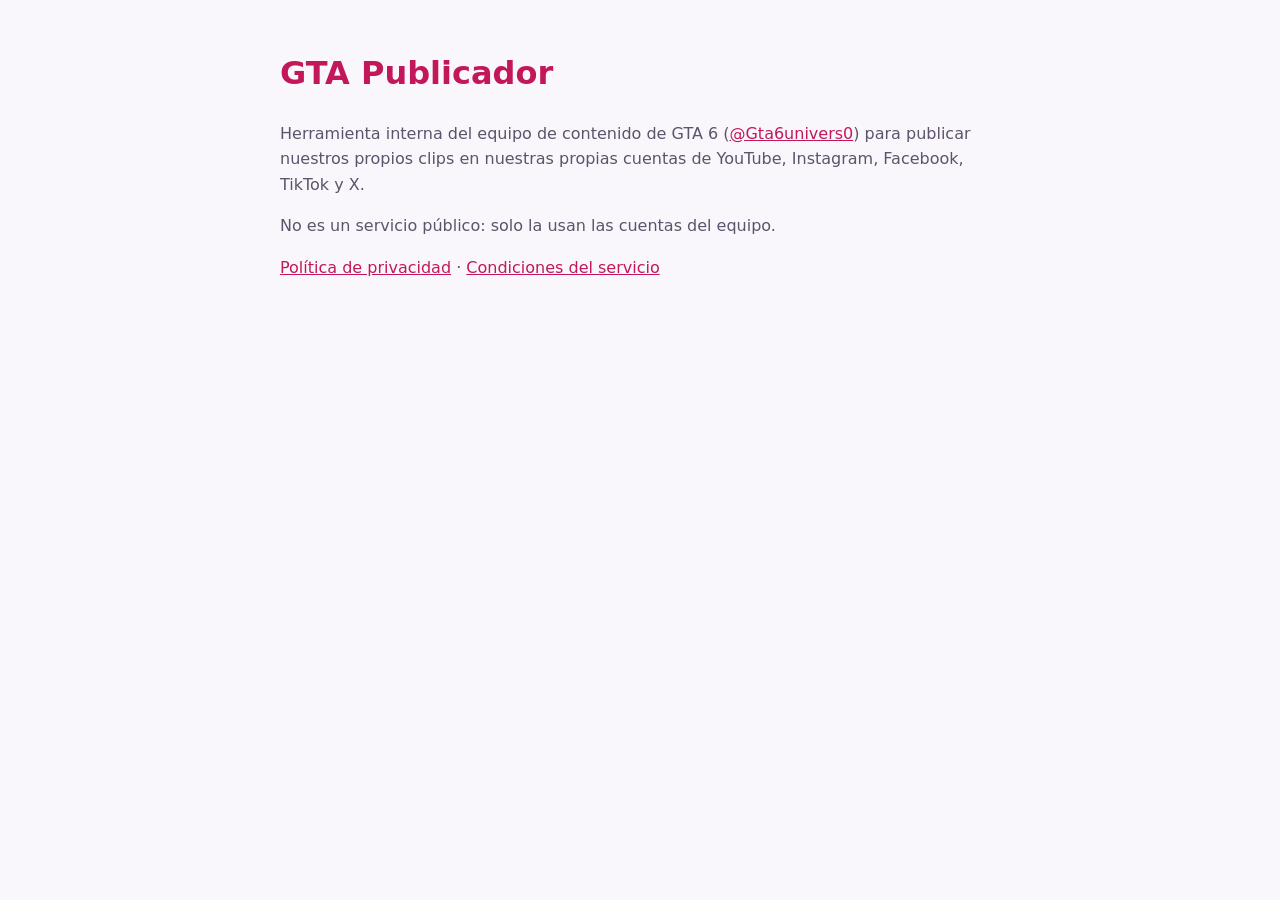
<file: index.html>
<!doctype html>
<html lang="es"><head><meta charset="utf-8"><meta name="viewport" content="width=device-width,initial-scale=1">
<title>GTA Publicador</title><link rel="stylesheet" href="estilo.css"></head>
<body><main>
<h1>GTA Publicador</h1>
<p>Herramienta interna del equipo de contenido de GTA 6 (<a href="https://x.com/Gta6univers0">@Gta6univers0</a>) para publicar nuestros propios clips en nuestras propias cuentas de YouTube, Instagram, Facebook, TikTok y X.</p>
<p>No es un servicio público: solo la usan las cuentas del equipo.</p>
<p><a href="privacidad.html">Política de privacidad</a> · <a href="terminos.html">Condiciones del servicio</a></p>
</main></body></html>
</file>
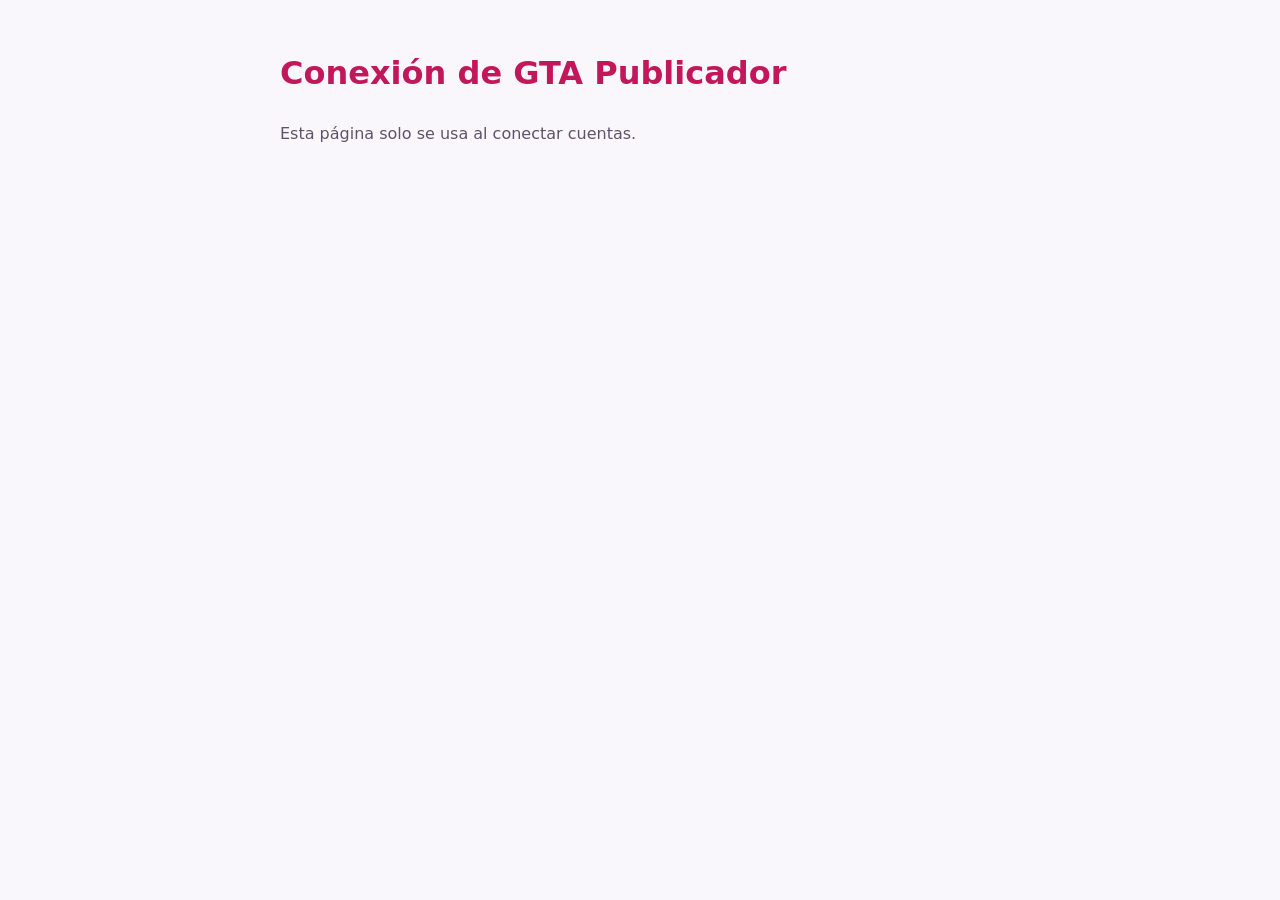
<file: callback.html>
<!doctype html>
<html lang="es"><head><meta charset="utf-8"><meta name="viewport" content="width=device-width,initial-scale=1">
<meta name="robots" content="noindex"><title>Conexión</title><link rel="stylesheet" href="estilo.css">
<style>code{display:block;word-break:break-all;padding:12px;border:1px solid var(--muted);border-radius:8px;color:var(--fg)}button{margin-top:12px;padding:10px 16px;font:inherit;cursor:pointer}</style></head>
<body><main>
<h1>Conexión de GTA Publicador</h1>
<div id="ok" hidden><p>Autorización recibida. Copiá este código y pegalo en la terminal (vence en pocos minutos):</p><code id="codigo"></code><button id="copiar">Copiar código</button></div>
<div id="enviando" hidden><p>Autorización recibida. Terminando la conexión…</p></div>
<div id="error" hidden><p>La autorización no se completó: <span id="detalle"></span></p></div>
<div id="nada"><p>Esta página solo se usa al conectar cuentas.</p></div>
</main>
<script>
const p = new URLSearchParams(location.search);
const code = p.get('code'), err = p.get('error'), state = p.get('state') || '';
const m = state.match(/^local-(\d+)-/);
const show = (id) => { document.getElementById('nada').hidden = true; document.getElementById(id).hidden = false; };
if (m && (code || err)) { show('enviando'); location.replace('http://127.0.0.1:' + m[1] + '/' + location.search); }
else if (code) { show('ok'); document.getElementById('codigo').textContent = code;
  document.getElementById('copiar').onclick = () => navigator.clipboard.writeText(code).then(() => { document.getElementById('copiar').textContent = 'Copiado ✓'; }); }
else if (err) { show('error'); document.getElementById('detalle').textContent = err + ' ' + (p.get('error_description') || ''); }
</script></body></html>
</file>
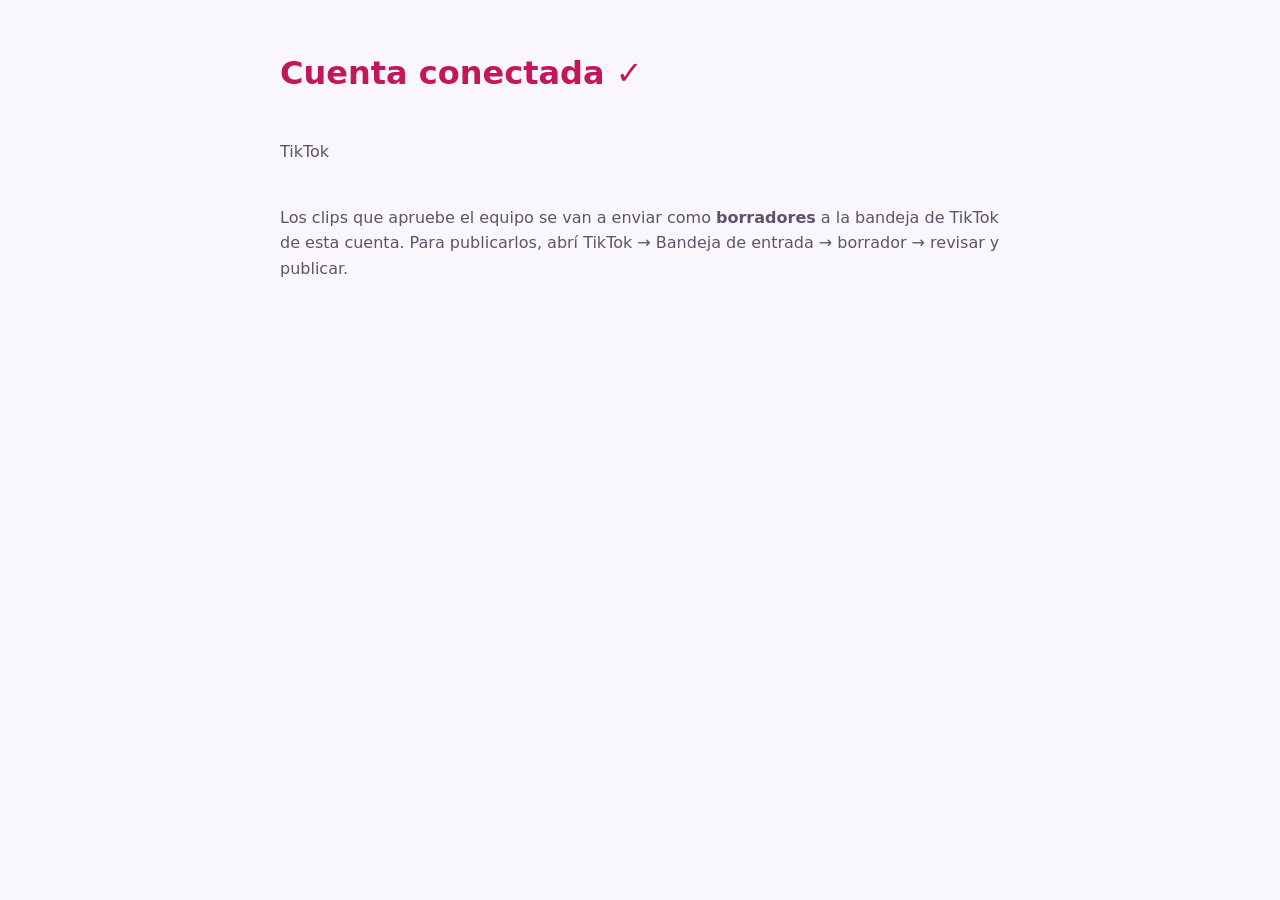
<file: conectado.html>
<!doctype html>
<html lang="es"><head><meta charset="utf-8"><meta name="viewport" content="width=device-width,initial-scale=1">
<meta name="robots" content="noindex"><title>Cuenta conectada</title><link rel="stylesheet" href="estilo.css">
<style>.cuenta{display:flex;align-items:center;gap:16px;margin:24px 0}.cuenta img{width:72px;height:72px;border-radius:50%}</style></head>
<body><main>
<h1>Cuenta conectada ✓</h1>
<div class="cuenta"><img id="foto" alt="" hidden><div><strong id="nombre"></strong><p id="red"></p></div></div>
<p>Los clips que apruebe el equipo se van a enviar como <strong>borradores</strong> a la bandeja de TikTok de esta cuenta. Para publicarlos, abrí TikTok → Bandeja de entrada → borrador → revisar y publicar.</p>
<p id="error" hidden></p>
</main>
<script>
const q = new URLSearchParams(location.search);
if (q.get('error')) { document.querySelector('h1').textContent = 'No se pudo conectar'; const e = document.getElementById('error'); e.hidden = false; e.textContent = q.get('error'); }
document.getElementById('nombre').textContent = q.get('user') || '';
document.getElementById('red').textContent = q.get('red') || 'TikTok';
const a = q.get('avatar'); if (a && a.startsWith('https://')) { const f = document.getElementById('foto'); f.src = a; f.hidden = false; }
</script></body></html>
</file>
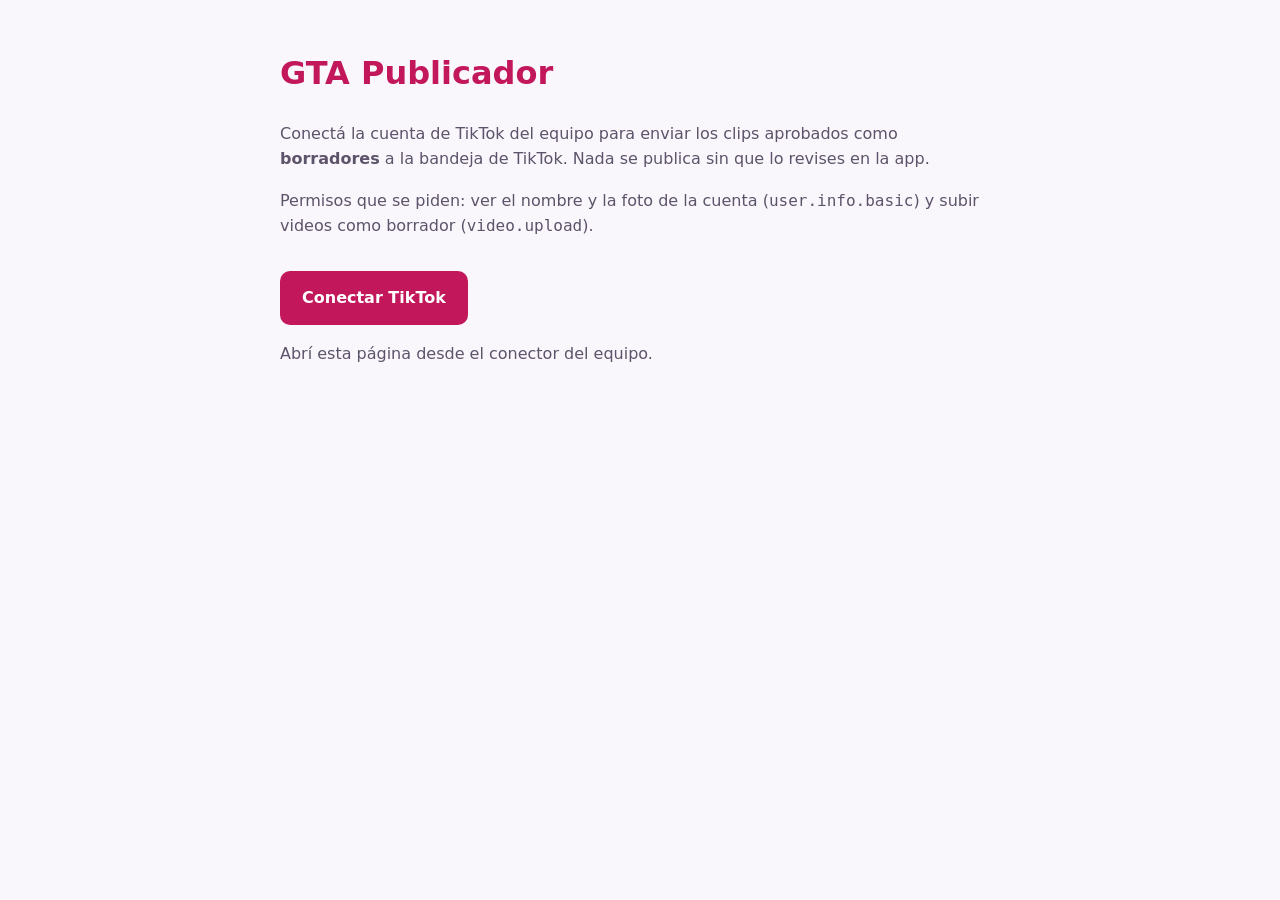
<file: conectar.html>
<!doctype html>
<html lang="es"><head><meta charset="utf-8"><meta name="viewport" content="width=device-width,initial-scale=1">
<meta name="robots" content="noindex"><title>Conectar TikTok</title><link rel="stylesheet" href="estilo.css">
<style>.btn{display:inline-block;margin-top:16px;padding:14px 22px;border-radius:10px;background:var(--acento);color:#fff;text-decoration:none;font-weight:600}</style></head>
<body><main>
<h1>GTA Publicador</h1>
<p>Conectá la cuenta de TikTok del equipo para enviar los clips aprobados como <strong>borradores</strong> a la bandeja de TikTok. Nada se publica sin que lo revises en la app.</p>
<p>Permisos que se piden: ver el nombre y la foto de la cuenta (<code>user.info.basic</code>) y subir videos como borrador (<code>video.upload</code>).</p>
<a class="btn" id="btn" href="#">Conectar TikTok</a>
<p id="aviso" hidden>Abrí esta página desde el conector del equipo.</p>
</main>
<script>
const q = new URLSearchParams(location.search);
const ck = q.get('ck'), port = q.get('port');
if (!ck || !/^\d+$/.test(port || '')) { document.getElementById('btn').hidden = true; document.getElementById('aviso').hidden = false; }
else {
  const state = 'local-' + port + '-' + crypto.getRandomValues(new Uint32Array(2)).join('');
  document.getElementById('btn').href = 'https://www.tiktok.com/v2/auth/authorize/?' + new URLSearchParams({
    client_key: ck, response_type: 'code', scope: 'user.info.basic,video.upload',
    redirect_uri: 'https://contentgtagroup-star.github.io/callback.html', state });
}
</script></body></html>
</file>
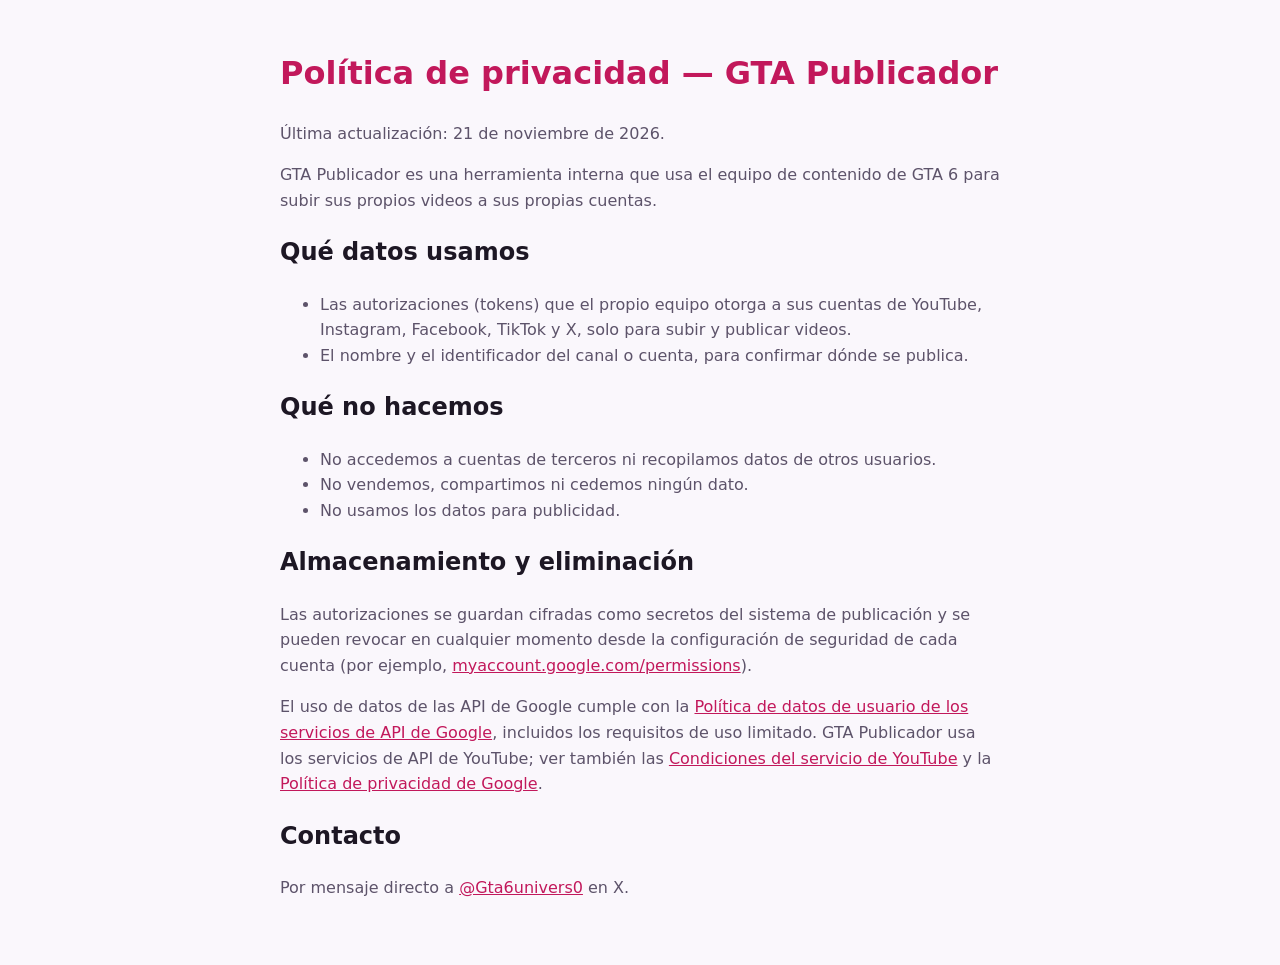
<file: privacidad.html>
<!doctype html>
<html lang="es"><head><meta charset="utf-8"><meta name="viewport" content="width=device-width,initial-scale=1">
<title>Política de privacidad</title><link rel="stylesheet" href="estilo.css"></head>
<body><main>
<h1>Política de privacidad — GTA Publicador</h1>
<p>Última actualización: 21 de noviembre de 2026.</p>
<p>GTA Publicador es una herramienta interna que usa el equipo de contenido de GTA 6 para subir sus propios videos a sus propias cuentas.</p>
<h2>Qué datos usamos</h2>
<ul>
<li>Las autorizaciones (tokens) que el propio equipo otorga a sus cuentas de YouTube, Instagram, Facebook, TikTok y X, solo para subir y publicar videos.</li>
<li>El nombre y el identificador del canal o cuenta, para confirmar dónde se publica.</li>
</ul>
<h2>Qué no hacemos</h2>
<ul>
<li>No accedemos a cuentas de terceros ni recopilamos datos de otros usuarios.</li>
<li>No vendemos, compartimos ni cedemos ningún dato.</li>
<li>No usamos los datos para publicidad.</li>
</ul>
<h2>Almacenamiento y eliminación</h2>
<p>Las autorizaciones se guardan cifradas como secretos del sistema de publicación y se pueden revocar en cualquier momento desde la configuración de seguridad de cada cuenta (por ejemplo, <a href="https://myaccount.google.com/permissions">myaccount.google.com/permissions</a>).</p>
<p>El uso de datos de las API de Google cumple con la <a href="https://developers.google.com/terms/api-services-user-data-policy">Política de datos de usuario de los servicios de API de Google</a>, incluidos los requisitos de uso limitado. GTA Publicador usa los servicios de API de YouTube; ver también las <a href="https://www.youtube.com/t/terms">Condiciones del servicio de YouTube</a> y la <a href="https://policies.google.com/privacy">Política de privacidad de Google</a>.</p>
<h2>Contacto</h2>
<p>Por mensaje directo a <a href="https://x.com/Gta6univers0">@Gta6univers0</a> en X.</p>
</main></body></html>
</file>
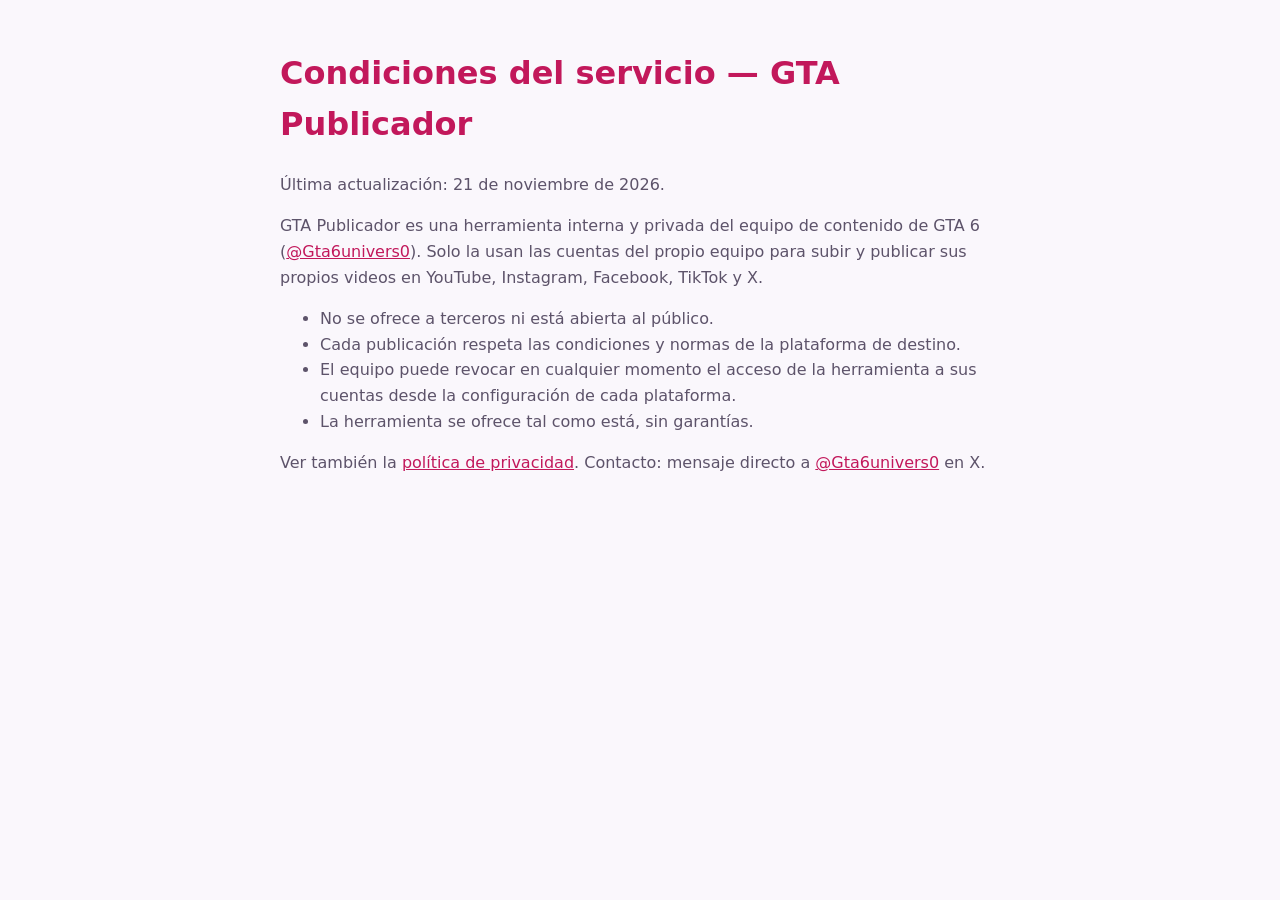
<file: terminos.html>
<!doctype html>
<html lang="es"><head><meta charset="utf-8"><meta name="viewport" content="width=device-width,initial-scale=1">
<title>Condiciones del servicio</title><link rel="stylesheet" href="estilo.css"></head>
<body><main>
<h1>Condiciones del servicio — GTA Publicador</h1>
<p>Última actualización: 21 de noviembre de 2026.</p>
<p>GTA Publicador es una herramienta interna y privada del equipo de contenido de GTA 6 (<a href="https://x.com/Gta6univers0">@Gta6univers0</a>). Solo la usan las cuentas del propio equipo para subir y publicar sus propios videos en YouTube, Instagram, Facebook, TikTok y X.</p>
<ul>
<li>No se ofrece a terceros ni está abierta al público.</li>
<li>Cada publicación respeta las condiciones y normas de la plataforma de destino.</li>
<li>El equipo puede revocar en cualquier momento el acceso de la herramienta a sus cuentas desde la configuración de cada plataforma.</li>
<li>La herramienta se ofrece tal como está, sin garantías.</li>
</ul>
<p>Ver también la <a href="privacidad.html">política de privacidad</a>. Contacto: mensaje directo a <a href="https://x.com/Gta6univers0">@Gta6univers0</a> en X.</p>
</main></body></html>
</file>
<file: estilo.css>
:root{--bg:#0f0b14;--fg:#f3eef7;--muted:#b9aec4;--acento:#ff5fa2}
@media (prefers-color-scheme: light){:root{--bg:#faf7fc;--fg:#1d1724;--muted:#5d536a;--acento:#c2185b}}
body{margin:0;background:var(--bg);color:var(--fg);font:16px/1.6 system-ui,sans-serif}
main{max-width:720px;margin:0 auto;padding:48px 16px}
h1{color:var(--acento);margin-top:0}p,li{color:var(--muted)}a{color:var(--acento)}
</file>
